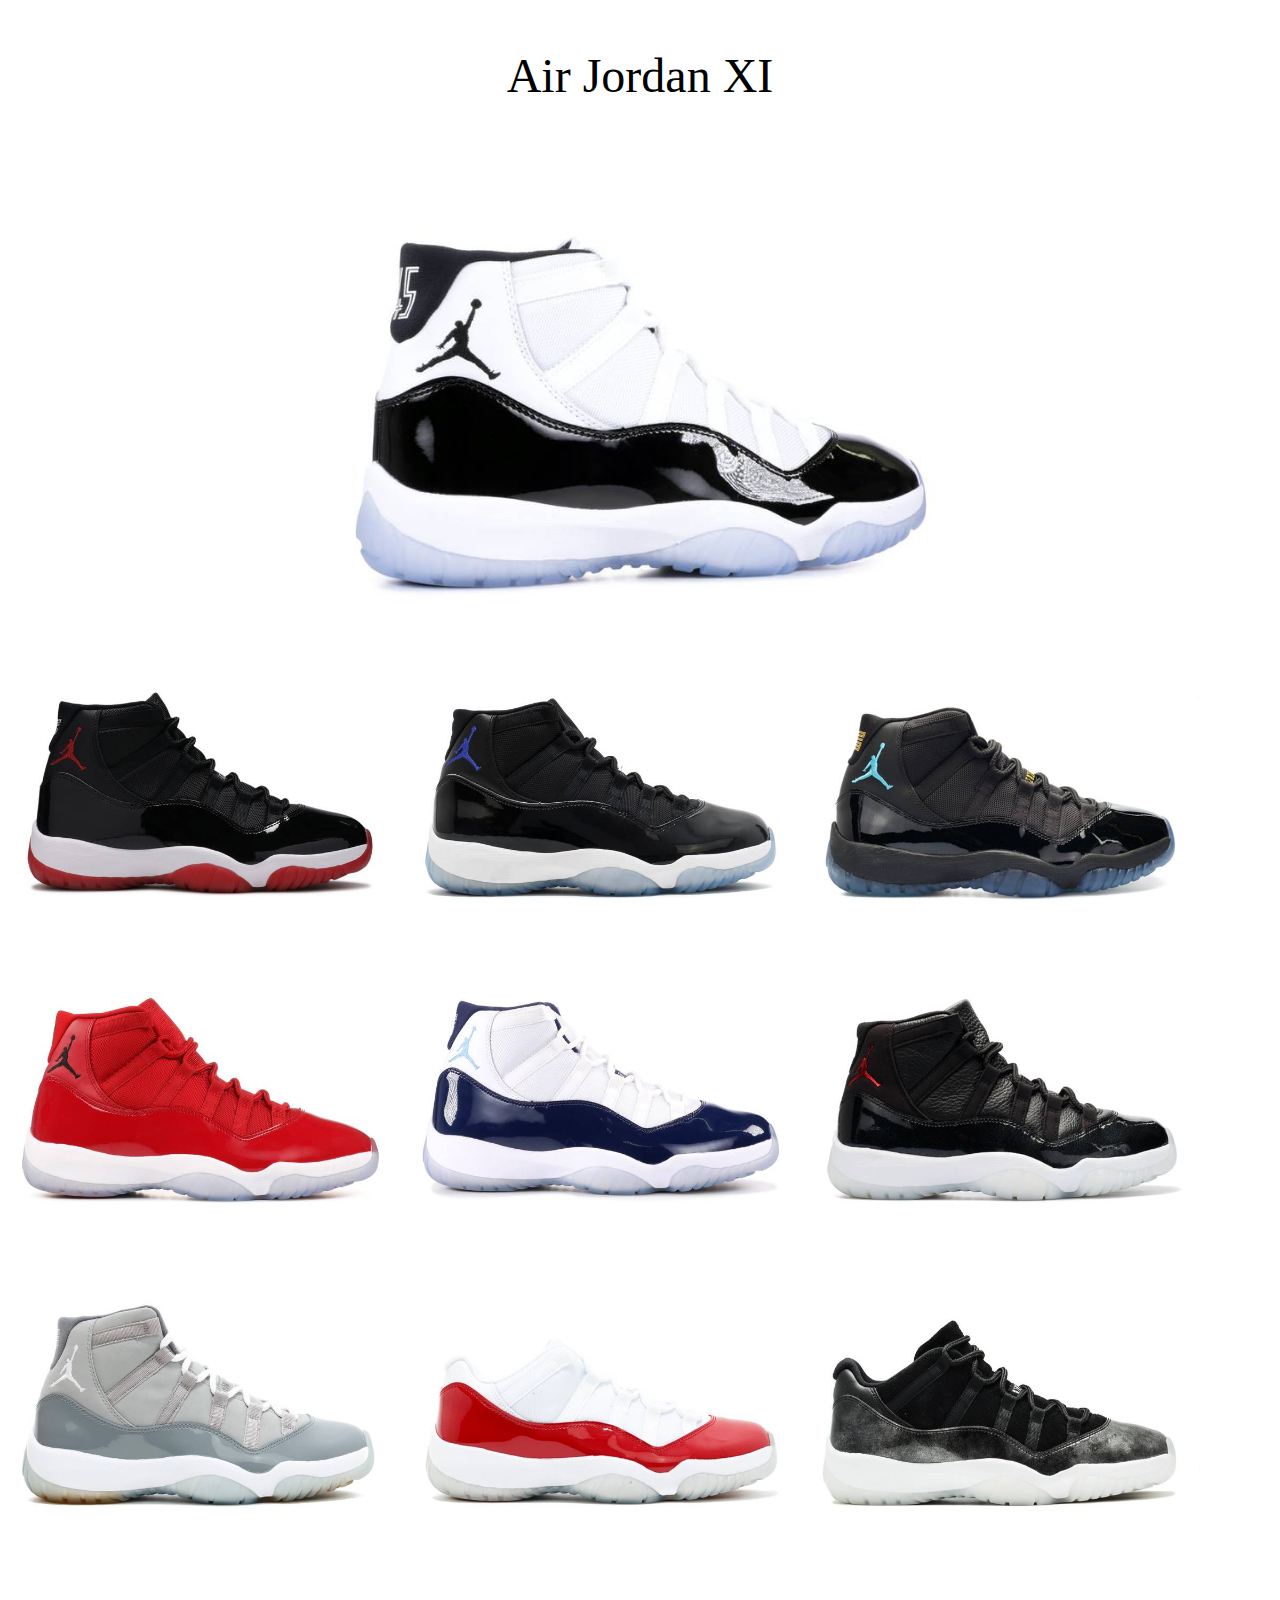
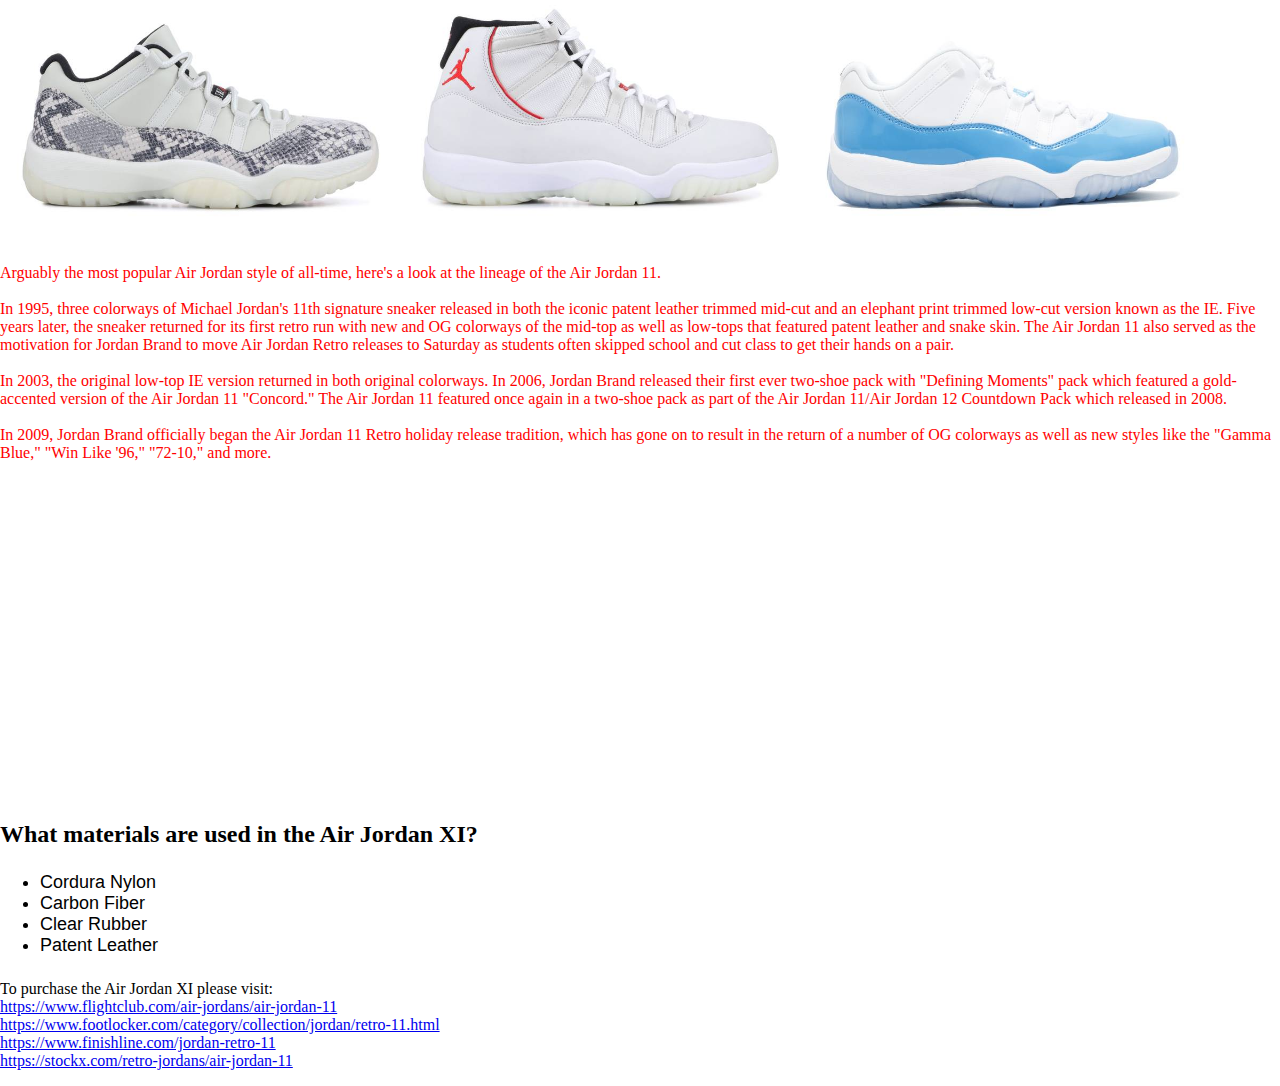
<file: project3/index.html>
<!DOCTYPE HTML>
<HTML>
	<HEAD>
		<Title>
		Air Jordan XI
		</Title>
		<link rel="stylesheet" type="text/css" href="dopesneakers.css">
	</HEAD>
	<BODY>
		<div id="mainContainer">
			<p>Air Jordan XI</p>
			<div id="mainImage"><img src="aj11.jpg" class="img" /></div>
			<div id="addImage"><img src="aj11-1.jpg" id="img" /><img src="aj11-2.jpg" id="img" /><img src="aj11-3.jpg" id="img" /><img src="aj11-4.jpg" id="img" /><img src="aj11-5.jpg" id="img" /><img src="aj11-6.jpg" id="img" /><img src="aj11-7.jpg" id="img" /><img src="aj11-8.jpg" id="img" /><img src="aj11-9.jpg" id="img" /><img src="aj11-10.jpg" id="img" /><img src="aj11-11.jpg" id="img" /><img src="aj11-12.jpg" id="img" /	></div>
		</div>
		<div class="prodDescrib"><p>Arguably the most popular Air Jordan style of all-time, here's a look at the lineage of the Air Jordan 11.</br>
</br>
In 1995, three colorways of Michael Jordan's 11th signature sneaker released in both the iconic patent leather trimmed mid-cut and an elephant print trimmed low-cut version known as the IE. Five years later, the sneaker returned for its first retro run with new and OG colorways of the mid-top as well as low-tops that featured patent leather and snake skin. The Air Jordan 11 also served as the motivation for Jordan Brand to move Air Jordan Retro releases to Saturday as students often skipped school and cut class to get their hands on a pair.</br>
</br>
In 2003, the original low-top IE version returned in both original colorways. In 2006, Jordan Brand released their first ever two-shoe pack with "Defining Moments" pack which featured a gold-accented version of the Air Jordan 11 "Concord." The Air Jordan 11 featured once again in a two-shoe pack as part of the Air Jordan 11/Air Jordan 12 Countdown Pack which released in 2008.</br>
</br>
In 2009, Jordan Brand officially began the Air Jordan 11 Retro holiday release tradition, which has gone on to result in the return of a number of OG colorways as well as new styles like the "Gamma Blue," "Win Like '96," "72-10," and more.</br></p></div>

			<div id="commercial"><iframe width="560" height="315" src="https://www.youtube.com/embed/PM54Go2vTyQ" frameborder="0" allow="accelerometer; autoplay; encrypted-media; gyroscope; picture-in-picture" allowfullscreen></iframe></div>
			<div id="materials"><p><b>What materials are used in the Air Jordan XI?</b></p><ul><li>Cordura Nylon</li><li>Carbon Fiber</li><li>Clear Rubber</li><li>Patent Leather</li></ul></div>
		</div>
		<div id="vendor">
			<p>To purchase the Air Jordan XI please visit: </br><a href="https://www.flightclub.com/air-jordans/air-jordan-11">https://www.flightclub.com/air-jordans/air-jordan-11</a></br><a href="https://www.footlocker.com/category/collection/jordan/retro-11.html">https://www.footlocker.com/category/collection/jordan/retro-11.html</a></br><a href="https://www.finishline.com/jordan-retro-11">https://www.finishline.com/jordan-retro-11</a></br><a href="https://stockx.com/retro-jordans/air-jordan-11">https://stockx.com/retro-jordans/air-jordan-11</a></br>
		</div>
	</BODY>
</file>
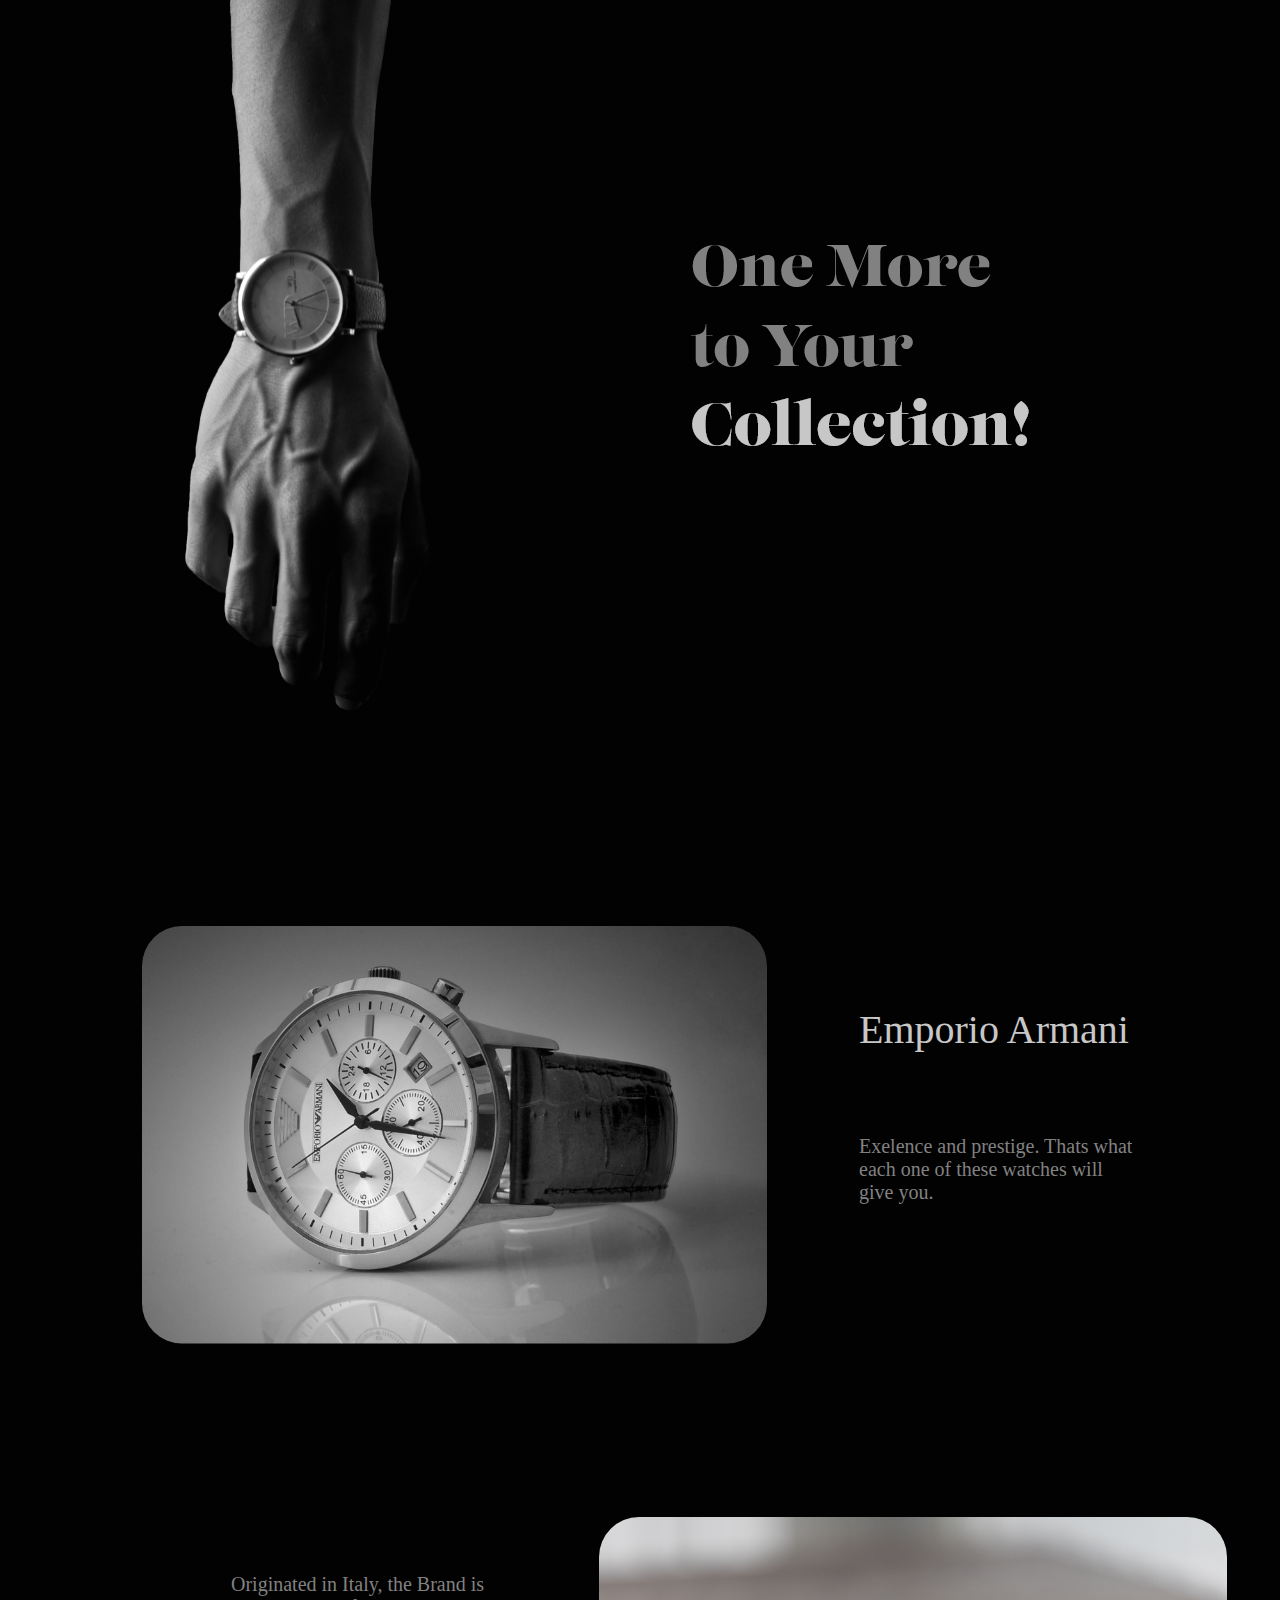
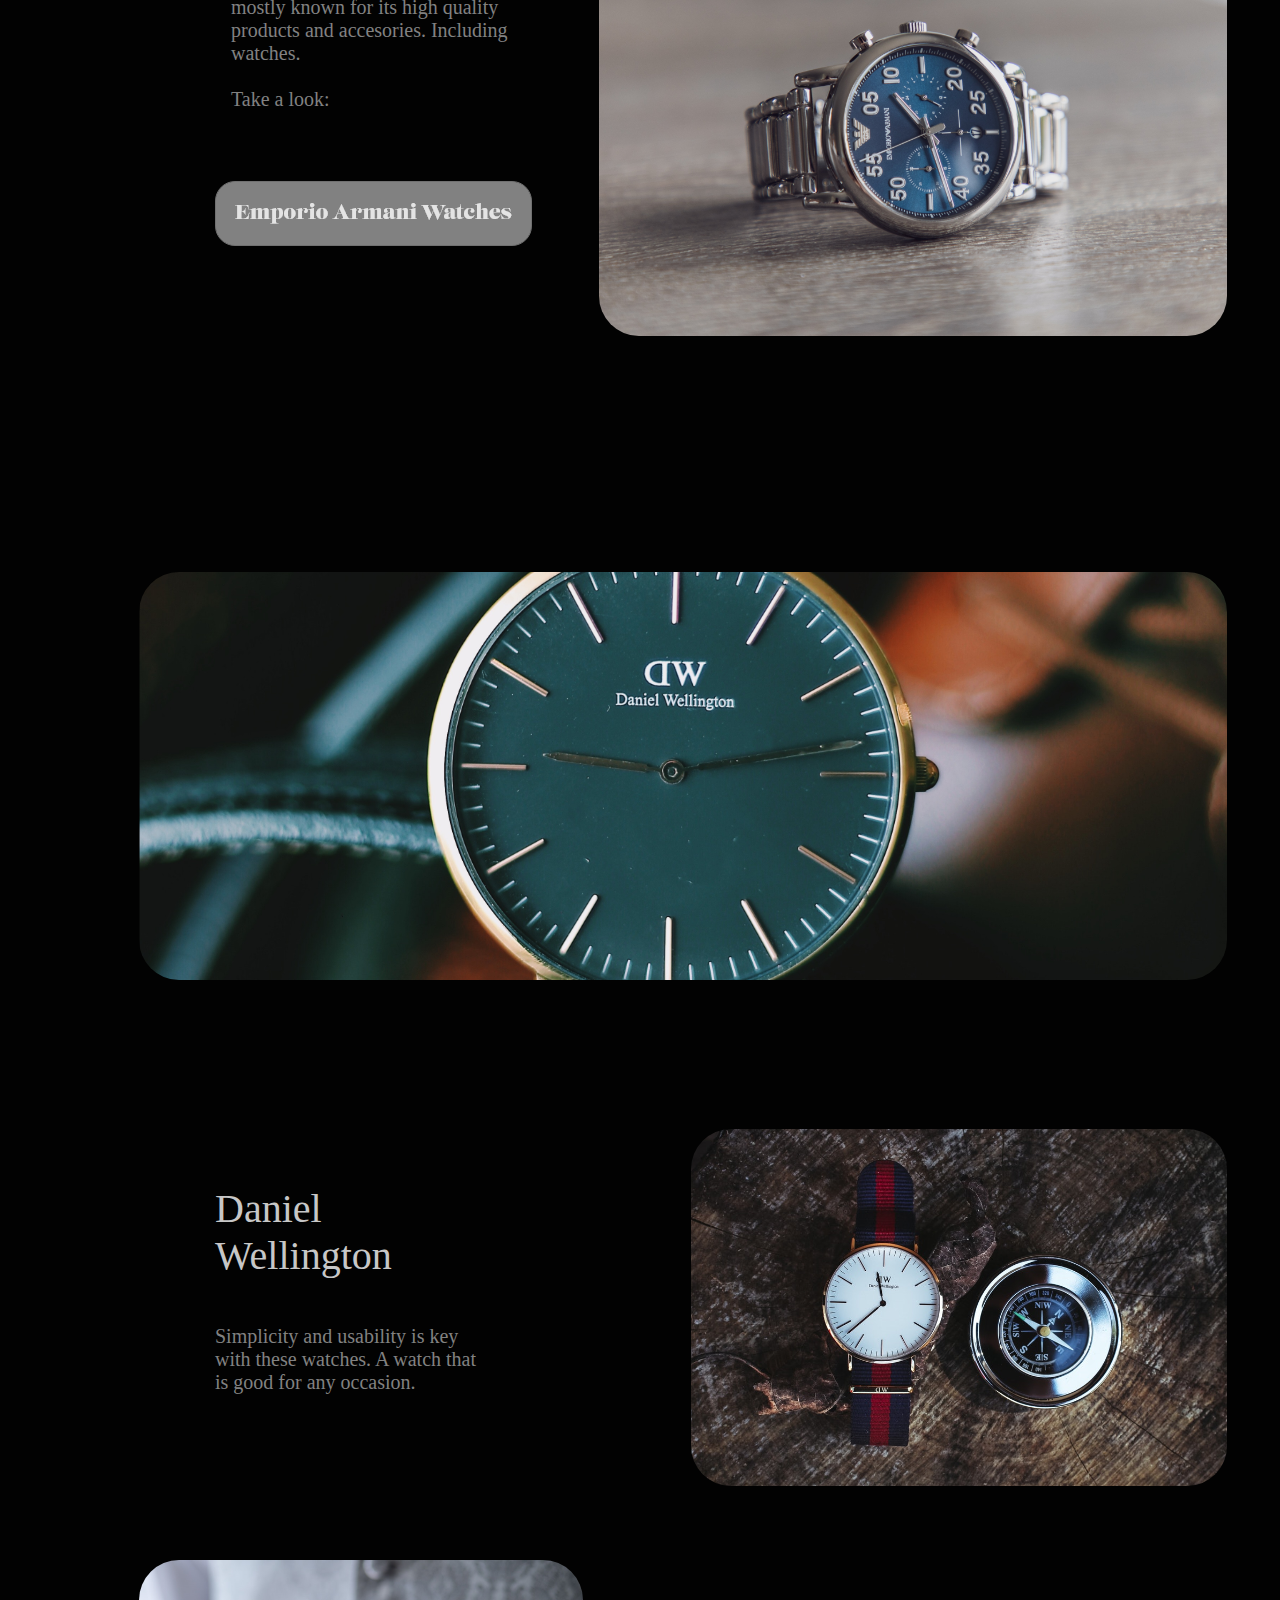
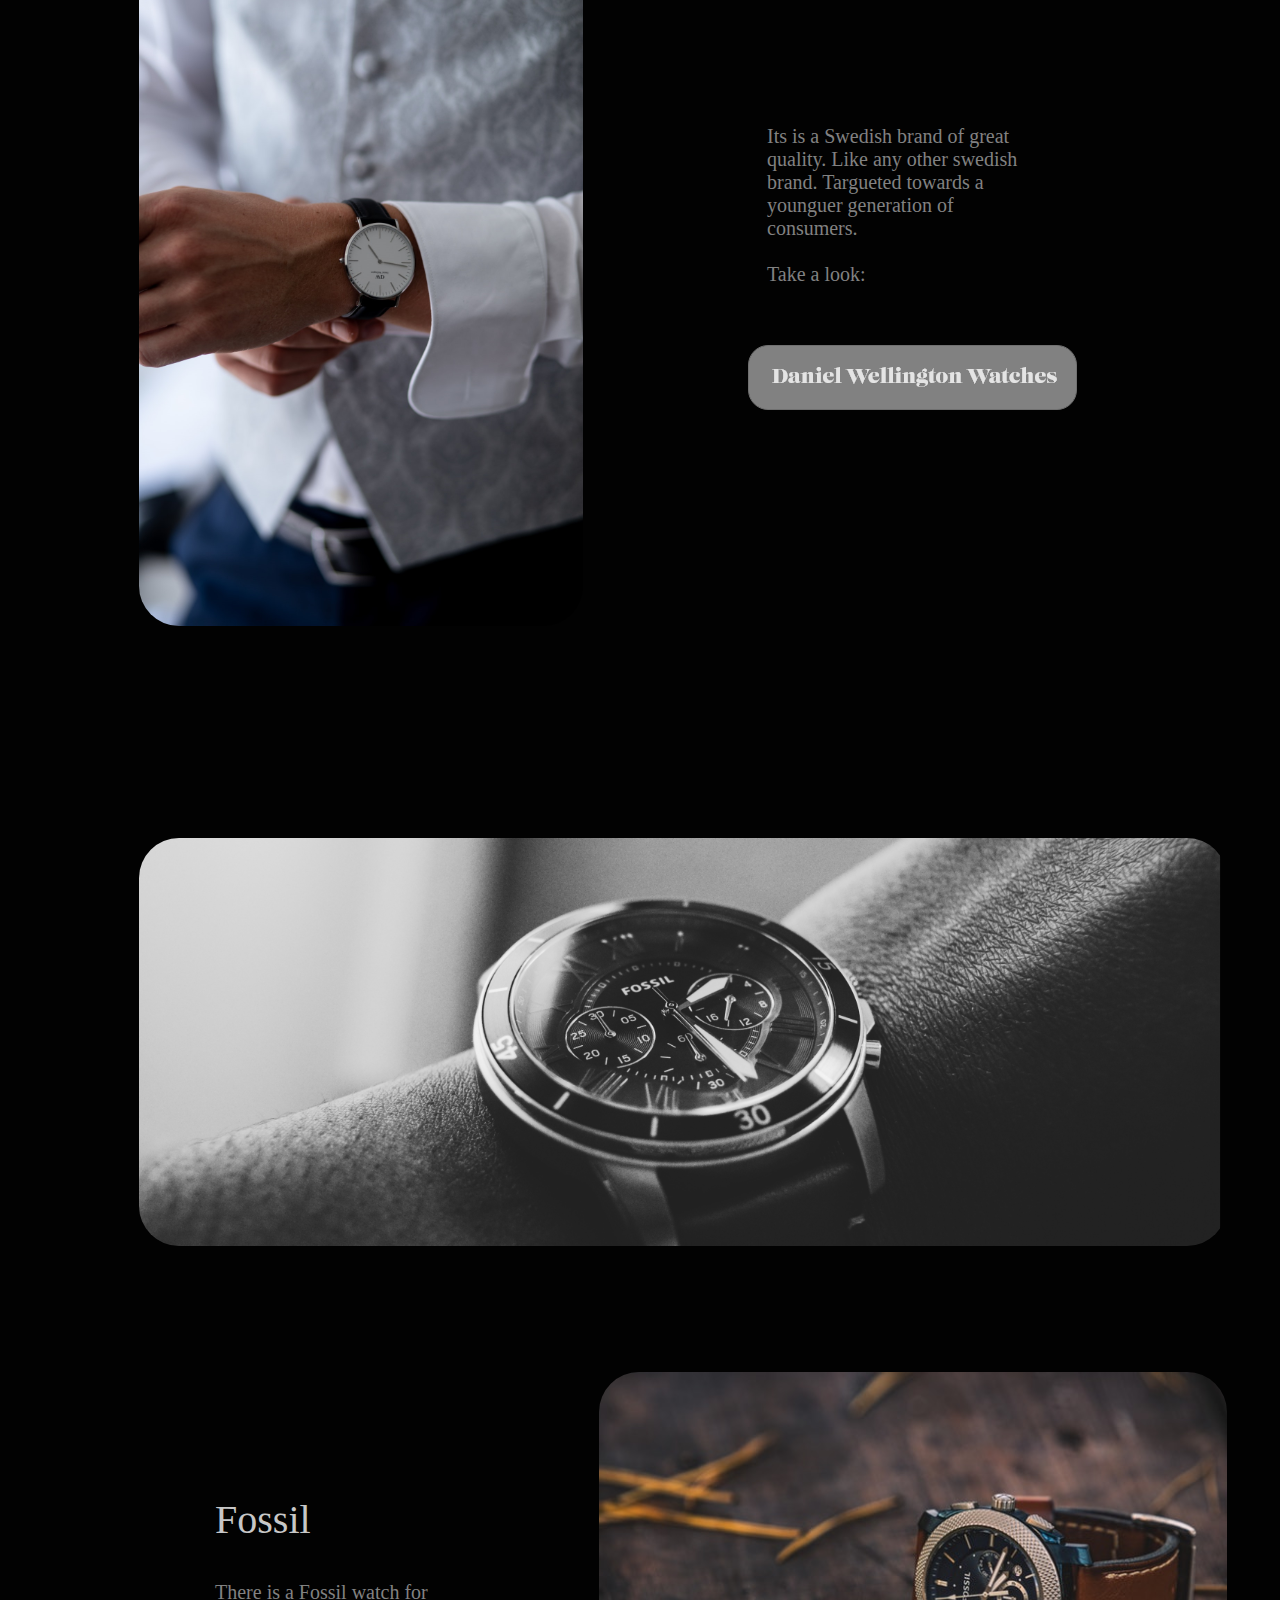
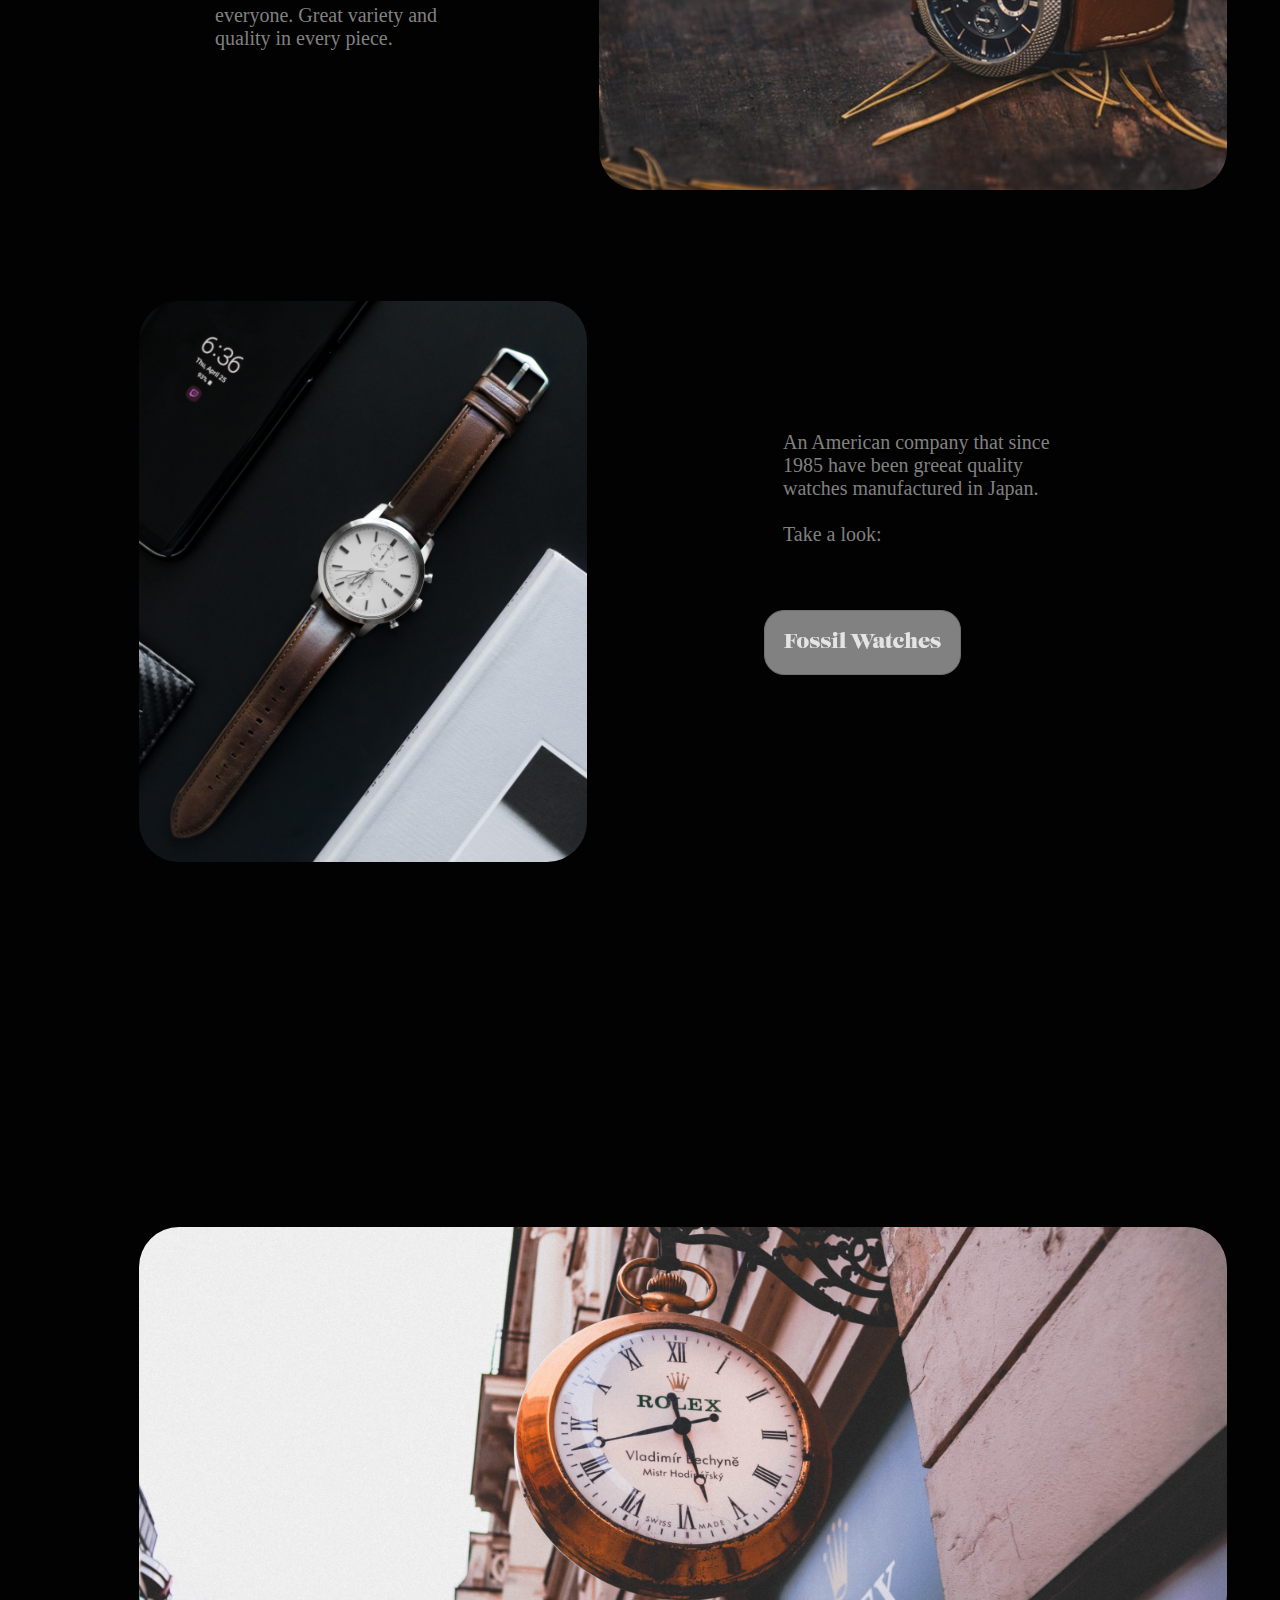
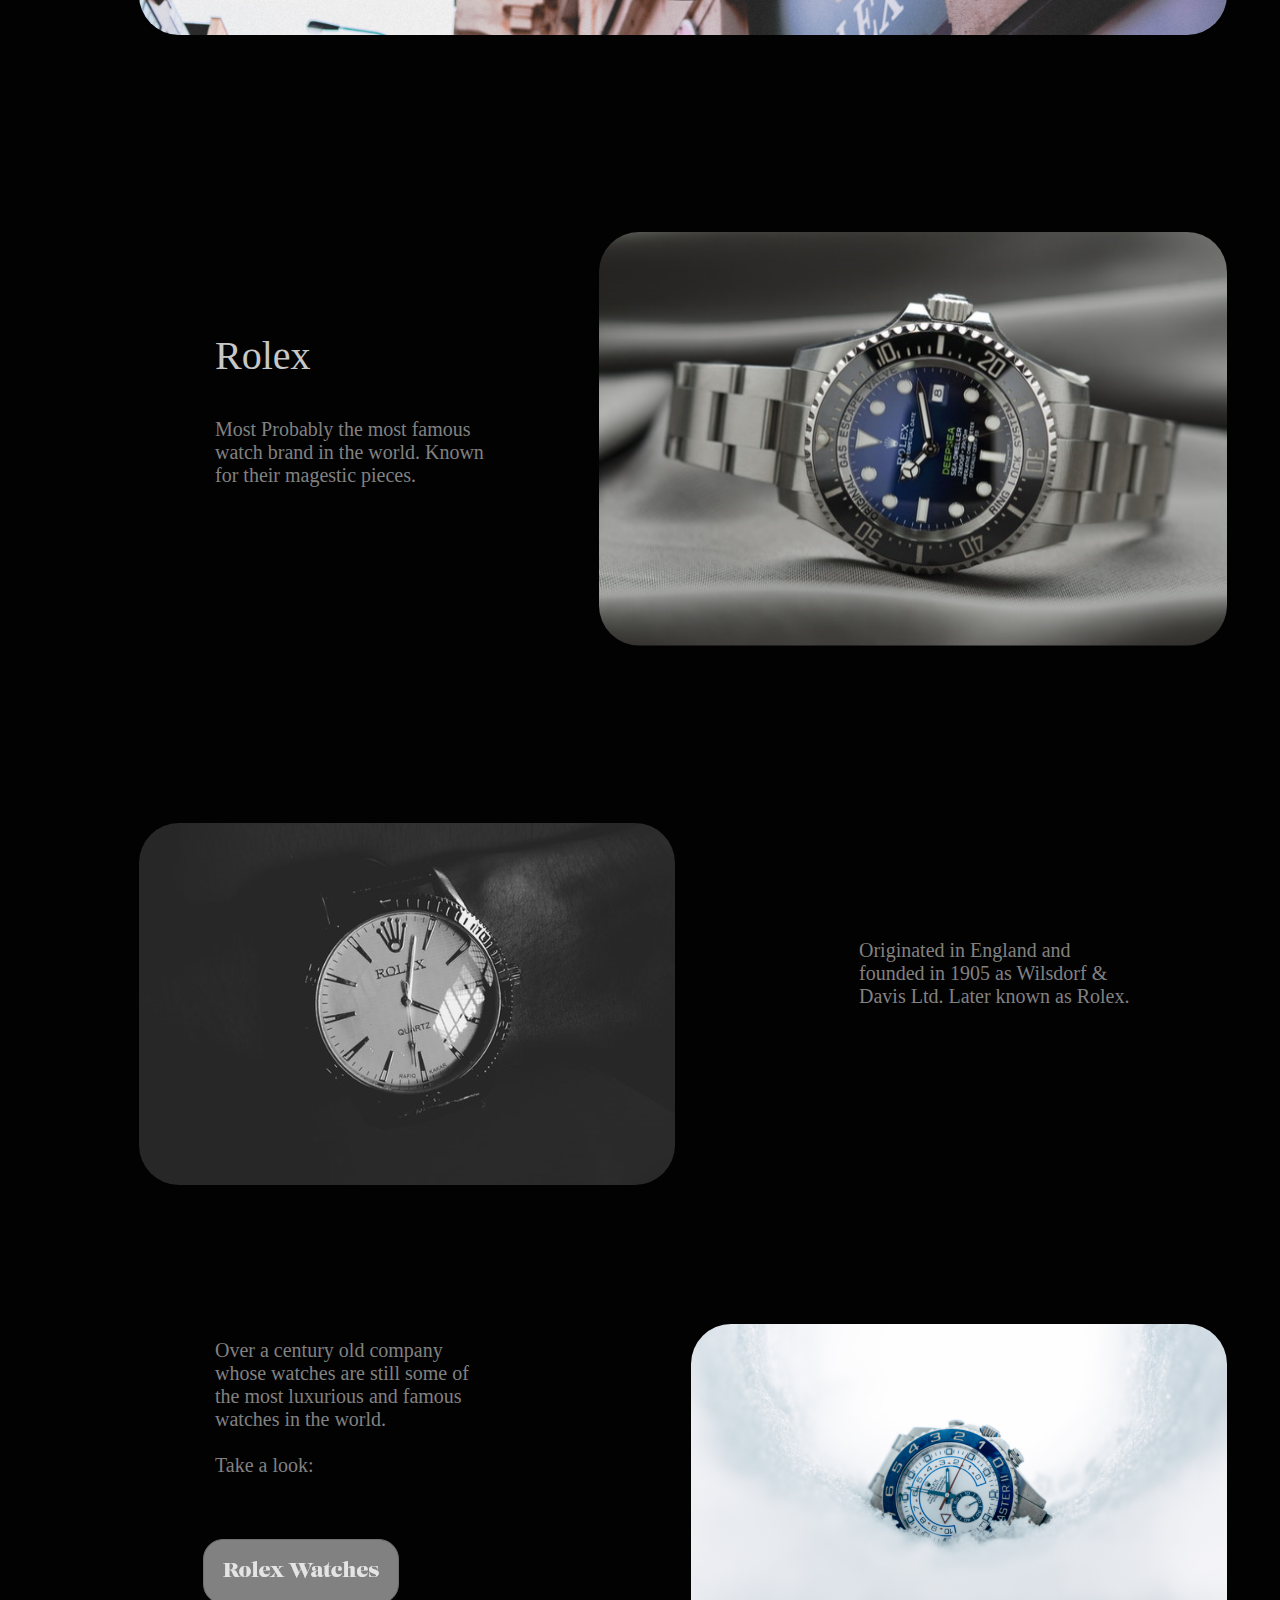
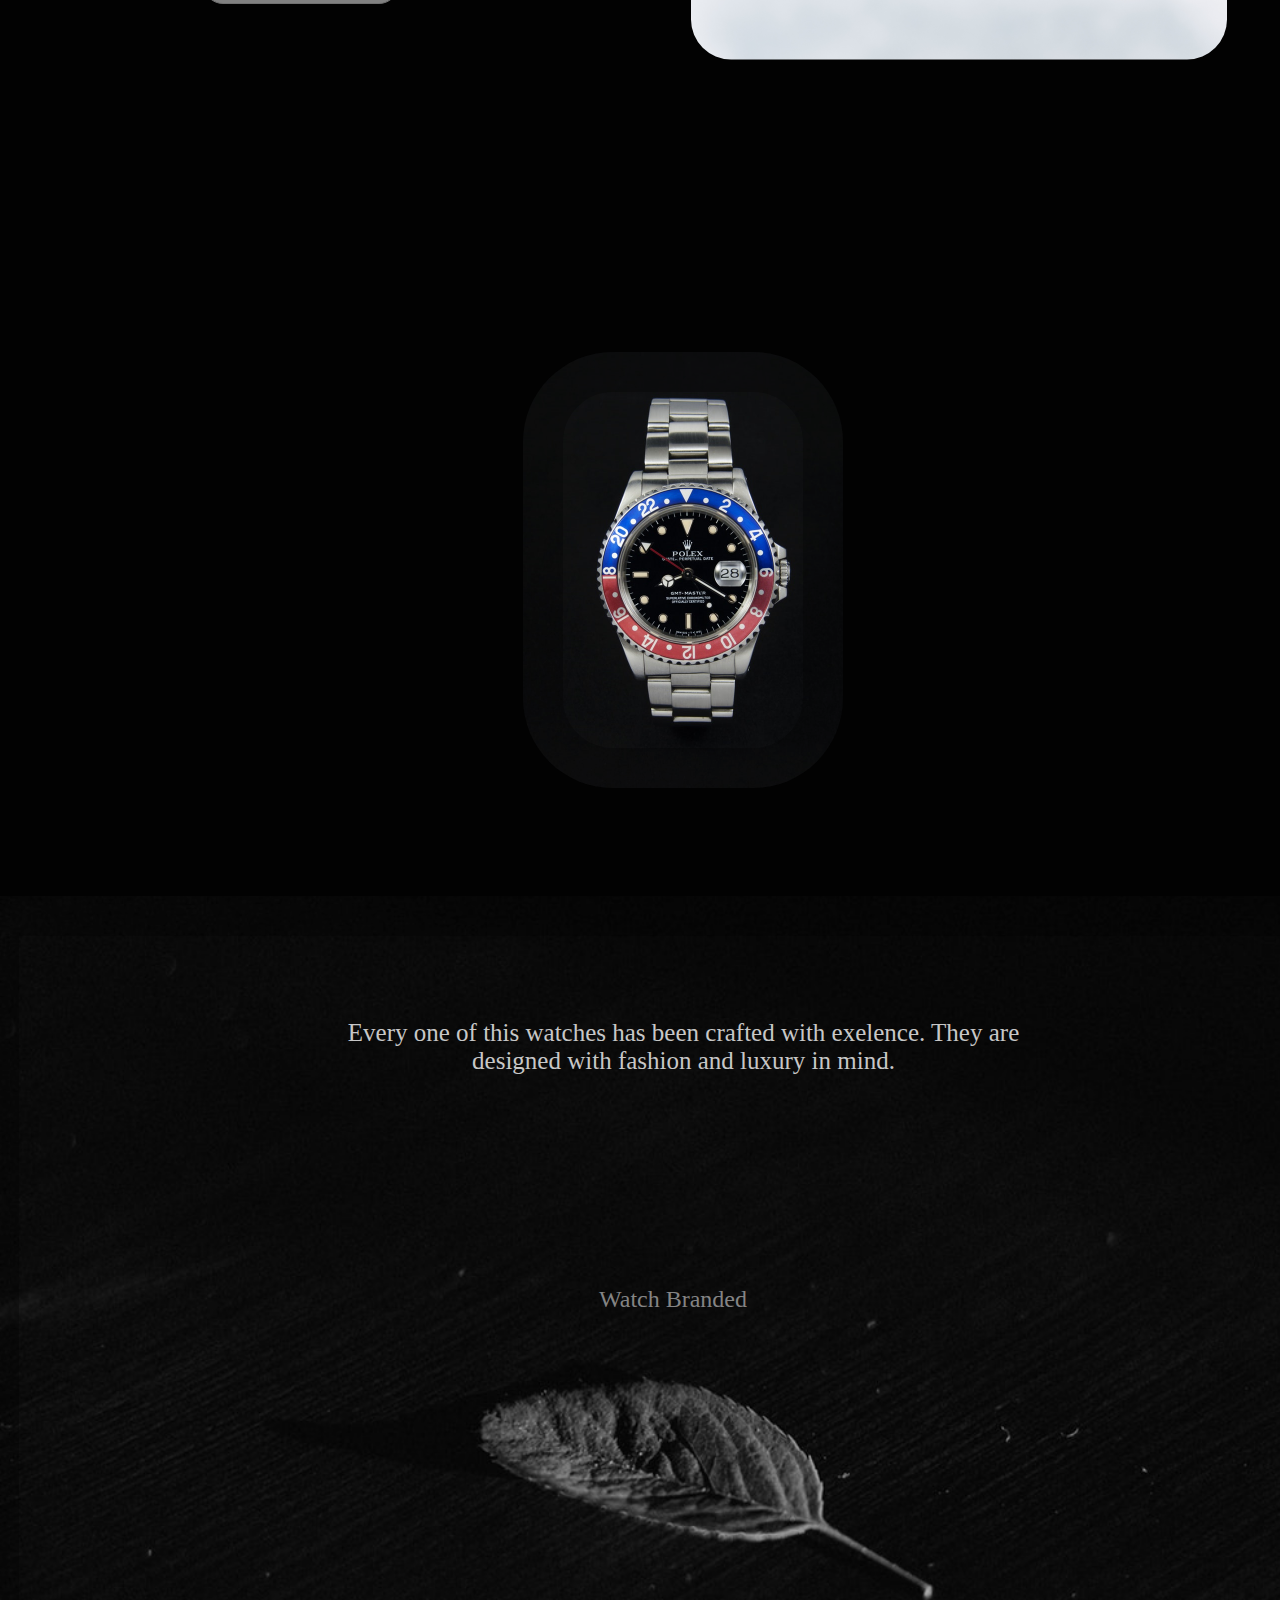
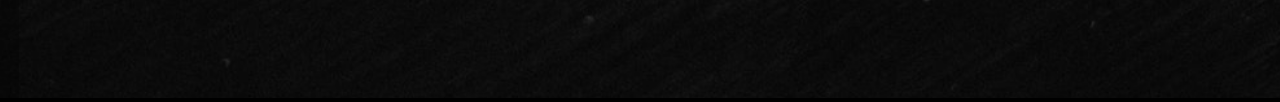
<file: LuisDiaz-ProductPage/WatchBranded.html>
<!DOCTYPE html>
<html>
<head>
	<title>WatchBranded</title>
	<link rel="stylesheet" type="text/css" id="applicationStylesheet" href="WatchBrandedStyle.css"/>
</head>
<body id="MainBody">
	<div id="Web_1366___1">
		<svg class="Background">
			<rect fill="rgba(2,2,2,1)" id="Background" rx="0" ry="0" x="0" y="0" width="1366" height="9698">
			</rect>
		</svg>
		<div id="EndPage">
			<img src="EndPage.png">
		</div>
		<div id="pagetextconclusion">
			<span>Every one of this watches has been crafted with exelence. They are designed with fashion and luxury in mind.</span>
		</div>
		<div id="Watch_Branded">
			<span>Watch Branded</span>
		</div>
			<img id="rolex5" src="rolex5.png">
			<img id="rolex4" src="rolex4.png">
		<div id="rolexbutton" class="rolexbutton">
			<img src="rolexbutton.png">
		</div>
		<div id="rolextext3">
			<span>Over a century old company whose watches are still some of the most luxurious and famous watches in the world.<br/><br/>Take a look:</span>
		</div>
		<img id="rolex3" src="rolex3.png">
		<div id="rolextext2">
			<span>Originated in England and founded in 1905 as Wilsdorf & Davis Ltd.  Later known as Rolex. </span><br>
		</div>
		<img id="rolex2" src="rolex2.png">
		<div id="rolextext1">
			<span>Most Probably the most famous watch brand in the world. Known for their magestic pieces.</span>
		</div>
		<div id="rolextitle">
			<span>Rolex</span>
		</div>
		<div id="rolex1">
			<img src="rolex1.png">
		</div>
			<img id="fossil3" src="fossil3.png">
			<div id="fossilbutton" class="fossilbutton">
				<img src="fossilbutton.png">
			</div>
		</div>
		<div id="fossiltext2">
			<span>An American company that since 1985 have been greeat quality watches manufactured in Japan.<br/><br/>Take a look:</span>
		</div>
		<img id="fossil2" src="fossil2.png">
		<div id="fossiltext1">
			<span>There is a Fossil watch for everyone. Great variety and quality in every piece.</span>
		</div>
		<div id="fossiltitle">
			<span>Fossil</span>
		</div>
		<div id="fossil1">
			<img src="fossil1.png" >
		</div>
		<img id="dw3" src="dw3.png">
		<div id="dwbutton" class="dwSbutton">
			<img src="dwbutton.png">
		</div>
		<div id="dwtext2">
			<span>Its is a Swedish brand of great quality. Like any other swedish brand. Targueted towards  a younguer generation of consumers.<br/><br/>Take a look:</span>
		</div>
		<img id="dw2" src="dw2.png">
		<div id="dwtet1">
			<span>Simplicity and usability is key with these watches. A watch that is good for any occasion.</span>
		</div>
		<div id="detitle">
			<span>Daniel Wellington</span>
		</div>
		<div id="dw1">
			<img src="dw1.png">
		</div>
			<img id="ea2" src="ea2.png">
			<div id="eabutton" class="eabutton">
				<img src="eabutton.png">
			</div>
		</div>
		<div id="eatext2">
			<span>Originated in Italy, the Brand is mostly known for its high quality products and accesories. Including watches.<br/><br/>Take a look:</span>
		</div>
		<img id="ea1" src="ea1.png">
		<div id="eatext1">
			<span>Exelence and prestige. Thats what each one of these watches will give you.</span>
		</div>
		<div id="eatitle">
			<span>Emporio Armani</span>
		</div>
		<img id="Hero" src="Hero.png">
		<div id="RolexNav">
			<span>Rolex</span>
		</div>
		<div id="FossilNav">
			<span>Fossil</span>
		</div>
		<div id="DWNav">
			<span>DW</span>
		</div>
		<div id="EANav">
			<span>EA</span>
		</div>
		<div>
			<img src="WBLogo.png">
		</div>
		<div id="Main_Text">
			<img src="Main Text.png">
		</div>
</body>
</html>
</file>
<file: project3/dopesneakers.css>
body{
	margin:0;
	padding:0;
	background-color: #fff;
	
}

#mainContainer{
    width: auto;
    height: 1800px;
    margin: 0 auto;
}

#mainContainer p{
	text-align: center;
	font: 48px Impact;
}

#mainContainer .img{
	display: block;
	margin-left: auto;
	margin-right: auto;
	width: 50%;
}

#addImage #img{
	height: 300px;
	width: 400px;
}

.prodDescrib p {
font-family: Georgia, serif;
color: red;
}

#materials{
	font: 24px Times New Roman;
}

#materials li{
	font: 18px Arial;
}
</file>
<file: LuisDiaz-ProductPage/WatchBrandedStyle.css>
@media (min-width: 0px) {
	.mediaViewInfo {
		--web-view-name: Web 1366 – 1;
		--web-view-id: Web_1366___1;
		--web-scale-on-resize: true;
		--web-application: true;
		--web-enable-deep-linking: true;
	}
	* {
		margin: 0;
		padding: 0;
		box-sizing: border-box;
		border: none;
	}
	#MainBody{
		background-color: black;
		align-content: center;
		padding: 0px;
		width: 90%;

	}
	#Web_1366___1 {
		position: absolute;
		display: block;
		width: 1366px;
		height: 9698px;
		background-color: rgba(255,255,255,1);
		overflow: show;
	}
	.Background {
		color: black;
		position: absolute;
		overflow: visible;
		width: 100;
		height: 9698px;
		left: 0px;
		top: 0px;
	}
		#WBLogo{
		position: absolute;
		overflow: visible;
		width: 50px;
		left: 500px;
	}
	#signature{
		top: 1000px;
		left: 500px;
		position: absolute;

	}
	#EndPage {
		position: absolute;
		width: 1366px;
		height: 802px;
		left: 0px;
		top: 8896px;
		overflow: visible;
	}
	#pagetextconclusion {
		position: absolute;
		left: 301px;
		top: 9019px;
		overflow: visible;
		width: 765px;
		height: 67px;
		text-align: center;
		font-family: Lust;
		font-style: normal;
		font-weight: normal;
		font-size: 25px;
		color: rgba(199,199,199,1);
	}
	#Watch_Branded {
		position: absolute;
		left: 599px;
		top: 9286px;
		overflow: visible;
		width: 170px;
		white-space: nowrap;
		text-align: left;
		font-family: Lust;
		font-style: normal;
		font-weight: lighter;
		font-size: 24px;
		color: rgba(132,132,132,1);
	}
	#rolex5 {
		position: absolute;
		width: 320px;
		height: 436px;
		left: 523px;
		top: 8352px;
		overflow: visible;
	}
	#rolex4 {
		position: absolute;
		width: 536px;
		height: 335.5px;
		left: 691px;
		top: 7724px;
		overflow: visible;
	}
	#rolexbutton {
		position: absolute;
		width: 196px;
		height: 65px;
		left: 203px;
		top: 7939px;
		overflow: visible;
	}
	#Rolex_Watches {
		position: absolute;
		left: 20px;
		top: 20px;
		overflow: visible;
		width: 157px;
		white-space: nowrap;
		text-align: left;
		font-family: Lust;
		font-style: normal;
		font-weight: normal;
		font-size: 20px;
		color: rgba(228,228,228,1);
	}
	#rolextext3 {
		position: absolute;
		left: 215px;
		top: 7739px;
		overflow: visible;
		width: 277px;
		height: 181px;
		text-align: left;
		font-family: Lust;
		font-style: normal;
		font-weight: normal;
		font-size: 20px;
		color: rgba(129,129,129,1);
	}
	#rolex3 {
		position: absolute;
		width: 536px;
		height: 362px;
		left: 139px;
		top: 7223px;
		overflow: visible;
	}
	#rolextext2 {
		position: absolute;
		left: 859px;
		top: 7339px;
		overflow: visible;
		width: 277px;
		height: 130px;
		text-align: left;
		font-family: Lust;
		font-style: normal;
		font-weight: normal;
		font-size: 20px;
		color: rgba(129,129,129,1);
	}
	#rolex2 {
		position: absolute;
		width: 628px;
		height: 414.5px;
		left: 599px;
		top: 6631.5px;
		overflow: visible;
	}
	#rolextext1 {
		position: absolute;
		left: 215px;
		top: 6818px;
		overflow: visible;
		width: 277px;
		height: 103px;
		text-align: left;
		font-family: Lust;
		font-style: normal;
		font-weight: normal;
		font-size: 20px;
		color: rgba(129,129,129,1);
	}
	#rolextitle {
		position: absolute;
		left: 215px;
		top: 6732px;
		overflow: hidden;
		width: 277px;
		height: 45px;
		text-align: left;
		font-family: Lust;
		font-style: normal;
		font-weight: normal;
		font-size: 40px;
		color: rgba(199,199,199,1);
	}
	#rolex1 {
		position: absolute;
		width: 1088px;
		height: 408px;
		left: 139px;
		top: 6027px;
		overflow: visible;
	}
	#fossil3 {
		position: absolute;
		width: 448px;
		height: 561px;
		left: 139px;
		top: 5101px;
		overflow: visible;
	}
	#fossilbutton {
		position: absolute;
		width: 197px;
		height: 65px;
		left: 764px;
		top: 5410px;
		overflow: visible;
	}
	#Fossil_Watches {
		position: absolute;
		left: 20px;
		top: 20px;
		overflow: visible;
		width: 158px;
		white-space: nowrap;
		text-align: left;
		font-family: Lust;
		font-style: normal;
		font-weight: normal;
		font-size: 20px;
		color: rgba(228,228,228,1);
	}
	#fossiltext2 {
		position: absolute;
		left: 783px;
		top: 5231px;
		overflow: visible;
		width: 277px;
		height: 150px;
		text-align: left;
		font-family: Lust;
		font-style: normal;
		font-weight: normal;
		font-size: 20px;
		color: rgba(129,129,129,1);
	}
	#fossil2 {
		position: absolute;
		width: 628px;
		height: 418px;
		left: 599px;
		top: 4572px;
		overflow: visible;
	}
	#fossiltext1 {
		position: absolute;
		left: 215px;
		top: 4781px;
		overflow: visible;
		width: 277px;
		height: 76px;
		text-align: left;
		font-family: Lust;
		font-style: normal;
		font-weight: normal;
		font-size: 20px;
		color: rgba(129,129,129,1);
	}
	#fossiltitle {
		position: absolute;
		left: 215px;
		top: 4696px;
		overflow: hidden;
		width: 277px;
		height: 45px;
		text-align: left;
		font-family: Lust;
		font-style: normal;
		font-weight: normal;
		font-size: 40px;
		color: rgba(199,199,199,1);
	}
	#fossil1 {
		position: absolute;
		width: 100px;
		height: 408px;
		left: 139px;
		top: 4038px;
		overflow: visible;
	}
	#dw3 {
		position: absolute;
		width: 444px;
		height: 666px;
		left: 139px;
		top: 3160px;
		overflow: visible;
	}
	#dwbutton {
		position: absolute;
		width: 329px;
		height: 70px;
		left: 748px;
		top: 3545px;
		overflow: visible;
	}
	#_Daniel_Wellington_Watches {
		position: absolute;
		left: 20px;
		top: 20px;
		overflow: visible;
		width: 290px;
		white-space: nowrap;
		text-align: left;
		font-family: Lust;
		font-style: normal;
		font-weight: normal;
		font-size: 20px;
		color: rgba(228,228,228,1);
	}
	#dwtext2 {
		position: absolute;
		left: 767px;
		top: 3325px;
		overflow: visible;
		width: 277px;
		height: 202px;
		text-align: left;
		font-family: Lust;
		font-style: normal;
		font-weight: normal;
		font-size: 20px;
		color: rgba(129,129,129,1);
	}
	#dw2 {
		position: absolute;
		width: 536px;
		height: 357px;
		left: 691px;
		top: 2729px;
		overflow: visible;
	}
	#dwtet1 {
		position: absolute;
		left: 215px;
		top: 2925px;
		overflow: visible;
		width: 277px;
		height: 107px;
		text-align: left;
		font-family: Lust;
		font-style: normal;
		font-weight: normal;
		font-size: 20px;
		color: rgba(129,129,129,1);
	}
	#detitle {
		position: absolute;
		left: 215px;
		top: 2785px;
		overflow: visible;
		width: 277px;
		height: 102px;
		text-align: left;
		font-family: Lust;
		font-style: normal;
		font-weight: normal;
		font-size: 40px;
		color: rgba(199,199,199,1);
	}
	#dw1 {
		position: absolute;
		width: 1088px;
		height: 408px;
		left: 139px;
		top: 2172px;
		overflow: visible;
	}
	#ea2 {
		position: absolute;
		width: 628px;
		height: 419px;
		left: 599px;
		top: 1517px;
		overflow: visible;
	}
	#eabutton {
		position: absolute;
		width: 317px;
		height: 65px;
		left: 215px;
		top: 1781px;
		overflow: visible;
	}
	#Emporio_Armani_Watches {
		position: absolute;
		left: 20px;
		top: 20px;
		overflow: visible;
		width: 278px;
		white-space: nowrap;
		text-align: left;
		font-family: Lust;
		font-style: normal;
		font-weight: normal;
		font-size: 20px;
		color: rgba(228,228,228,1);
	}
	#eatext2 {
		position: absolute;
		left: 231px;
		top: 1573px;
		overflow: visible;
		width: 277px;
		height: 185px;
		text-align: left;
		font-family: Lust;
		font-style: normal;
		font-weight: normal;
		font-size: 20px;
		color: rgba(129,129,129,1);
	}
	#ea1 {
		position: absolute;
		width: 625px;
		height: 417.5px;
		left: 142px;
		top: 926px;
		overflow: visible;
	}
	#eatext1 {
		position: absolute;
		left: 859px;
		top: 1135px;
		overflow: visible;
		width: 277px;
		height: 131px;
		text-align: left;
		font-family: Lust;
		font-style: normal;
		font-weight: normal;
		font-size: 20px;
		color: rgba(129,129,129,1);
	}
	#eatitle {
		position: absolute;
		left: 859px;
		top: 1006px;
		overflow: visible;
		width: 277px;
		height: 102px;
		text-align: left;
		font-family: Lust;
		font-style: normal;
		font-weight: normal;
		font-size: 40px;
		color: rgba(199,199,199,1);
	}
	#Hero {
		position: absolute;
		width: 495px;
		height: 745.281px;
		left: 50px;
		top: 0px;
		overflow: visible;
	}
	#RolexNav {
		transform: matrix(1,0,0,1,1263,606) rotate(90deg);
		transform-origin: center;
		position: absolute;
		left: 0px;
		top: 0px;
		overflow: visible;
		width: 62px;
		white-space: nowrap;
		text-align: left;
		font-family: Lust;
		font-style: normal;
		font-weight: normal;
		font-size: 20px;
		color: rgba(129,129,129,1);
	}
	#FossilNav {
		transform: matrix(1,0,0,1,1262.5,455.5) rotate(90deg);
		transform-origin: center;
		position: absolute;
		left: 0px;
		top: 0px;
		overflow: visible;
		width: 63px;
		white-space: nowrap;
		text-align: left;
		font-family: Lust;
		font-style: normal;
		font-weight: normal;
		font-size: 20px;
		color: rgba(129,129,129,1);
	}
	#DWNav {
		transform: matrix(1,0,0,1,1274,306) rotate(90deg);
		transform-origin: center;
		position: absolute;
		left: 0px;
		top: 0px;
		overflow: visible;
		width: 40px;
		white-space: nowrap;
		text-align: left;
		font-family: Lust;
		font-style: normal;
		font-weight: normal;
		font-size: 20px;
		color: rgba(129,129,129,1);
	}
	#EANav {
		transform: matrix(1,0,0,1,1277.5,192.5) rotate(90deg);
		transform-origin: center;
		position: absolute;
		left: 0px;
		top: 0px;
		overflow: visible;
		width: 33px;
		white-space: nowrap;
		text-align: left;
		font-family: Lust;
		font-style: normal;
		font-weight: normal;
		font-size: 20px;
		color: rgba(129,129,129,1);
	}
	#Main_Text {
		position: absolute;
		width: 356px;
		height: 226px;
		left: 691px;
		top: 234px;
		overflow: visible;
	}	
}
</file>
